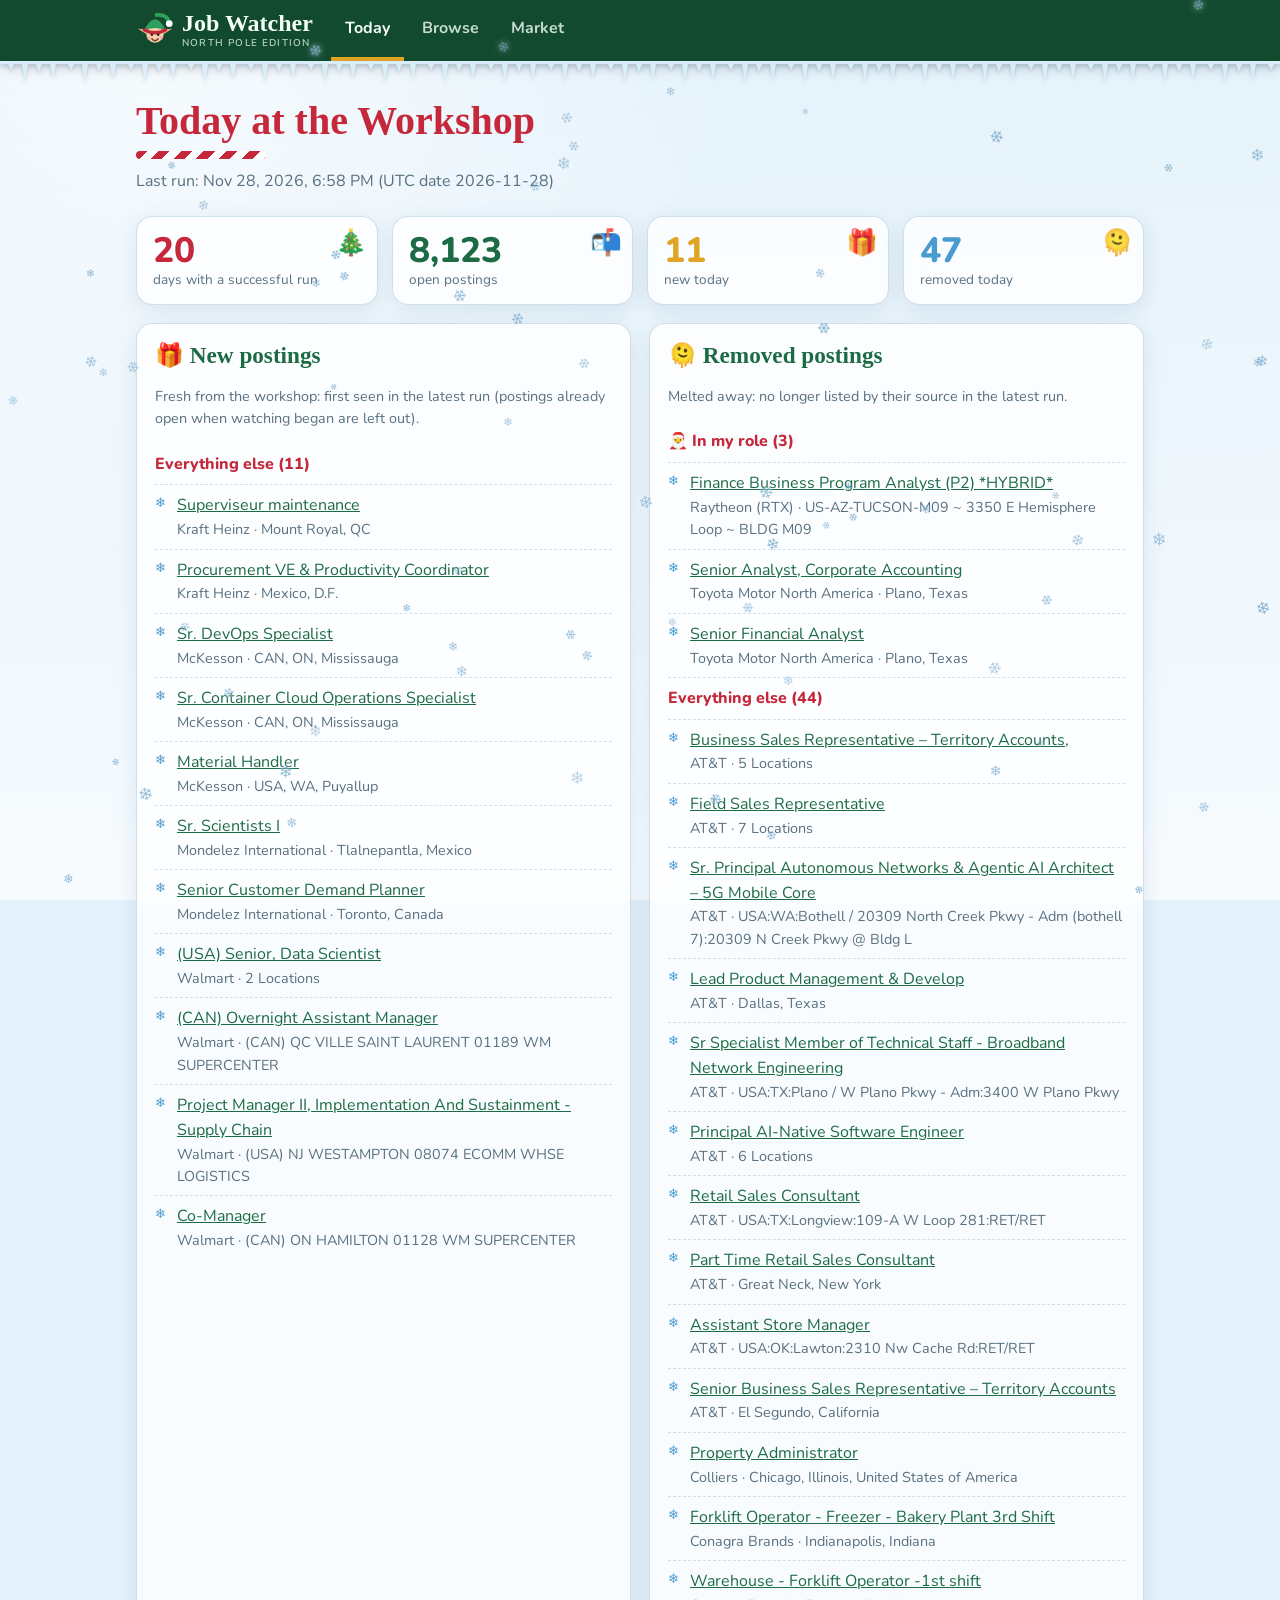
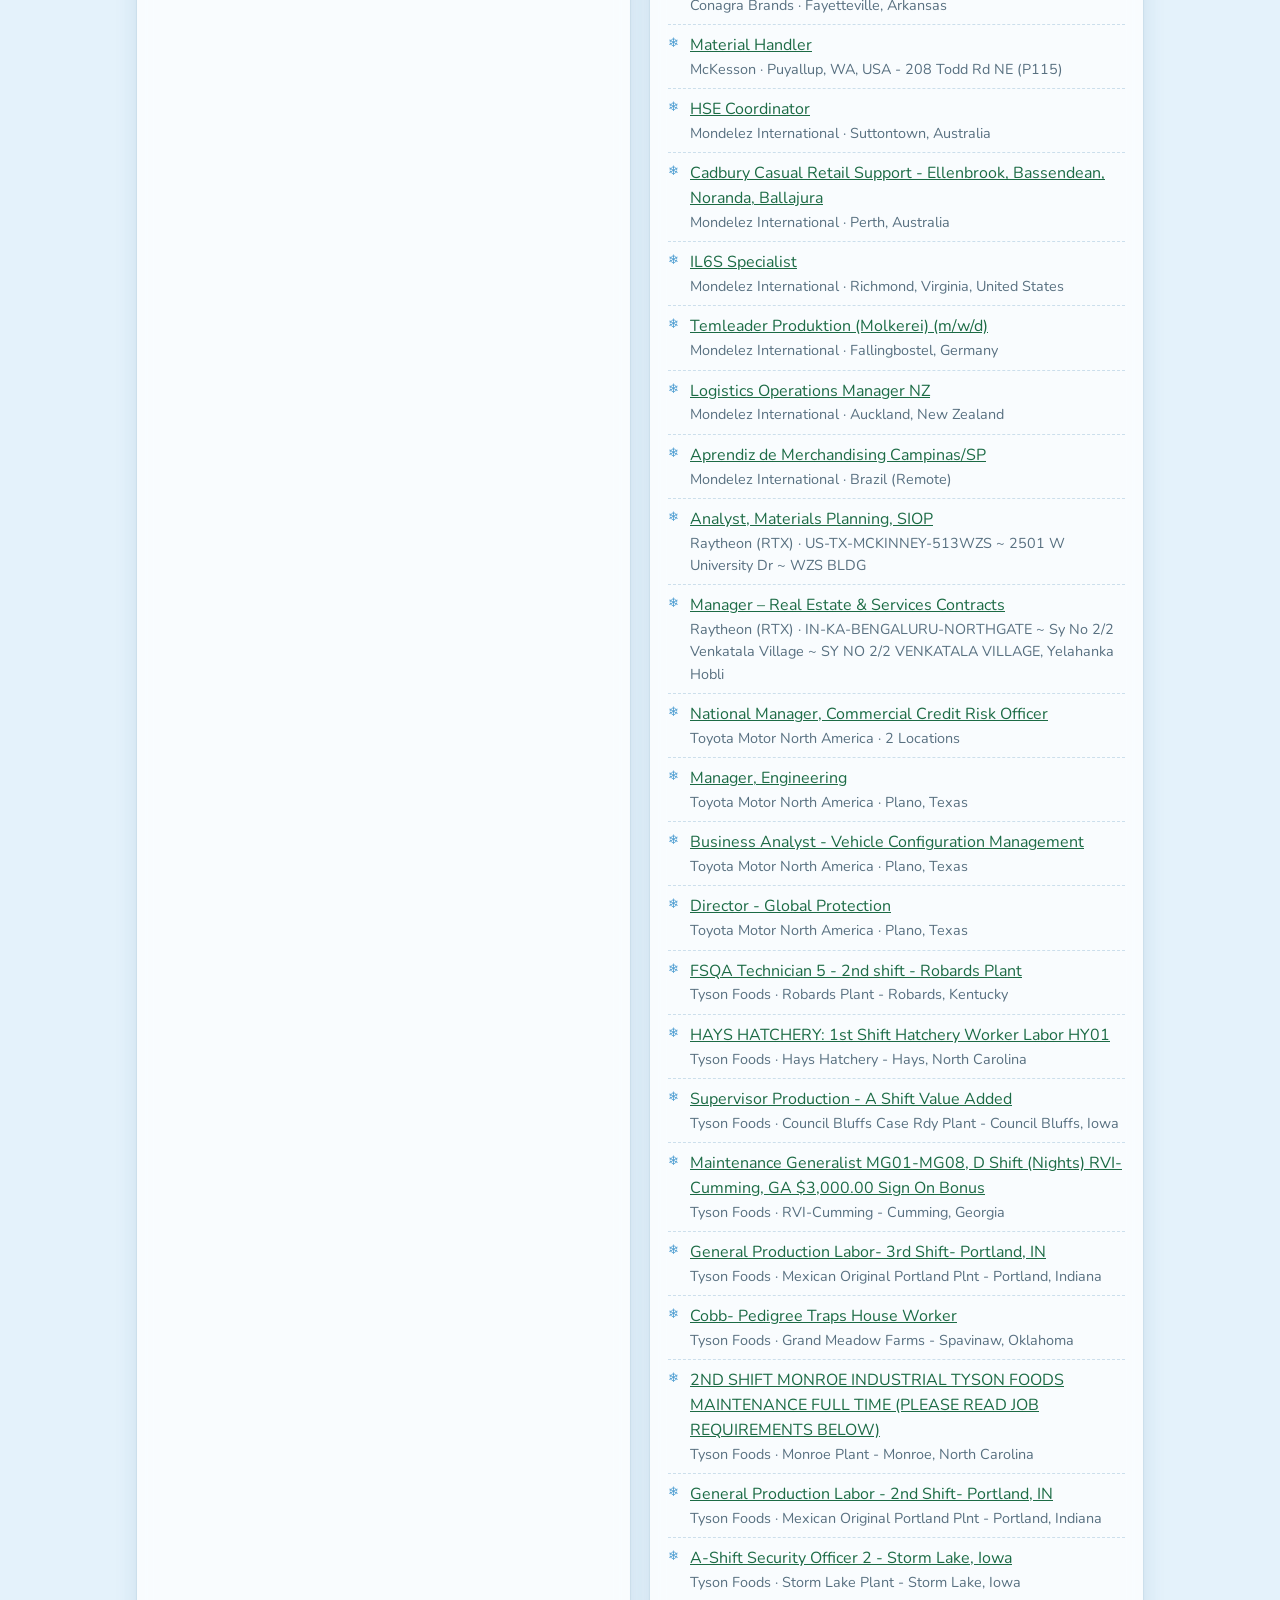
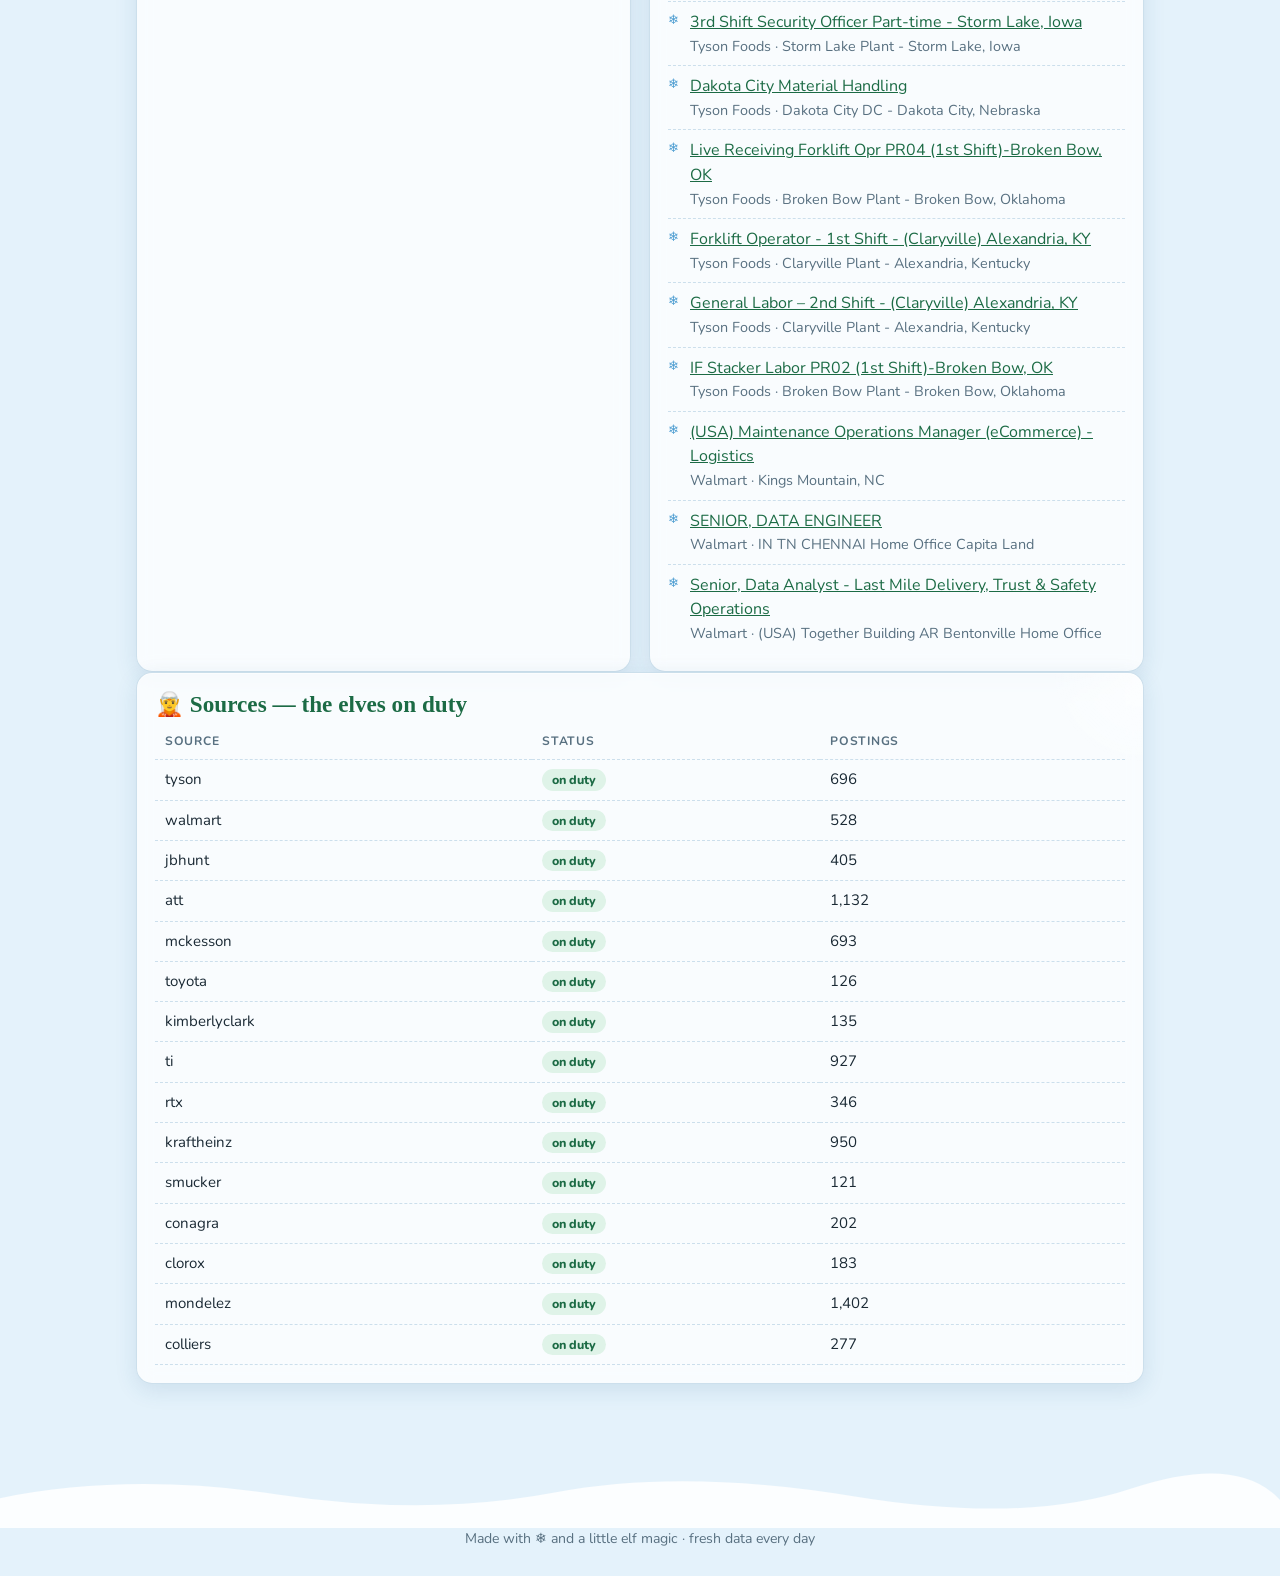
<file: index.html>
<!doctype html>
<html lang="en">
<head>
<meta charset="utf-8">
<meta name="viewport" content="width=device-width, initial-scale=1">
<title>Today · Job Watcher</title>
<meta name="description" content="What changed in the latest daily run.">
<meta name="theme-color" content="#124a30">
<link rel="manifest" href="manifest.webmanifest">
<link rel="icon" href="icon-192.png">
<link rel="apple-touch-icon" href="icon-192.png">
<link rel="stylesheet" href="style.css">
<link rel="preconnect" href="https://fonts.googleapis.com">
<link rel="preconnect" href="https://fonts.gstatic.com" crossorigin>
<link href="https://fonts.googleapis.com/css2?family=Mountains+of+Christmas:wght@700&family=Nunito:wght@400;600;700;800&display=swap" rel="stylesheet">
<script>try{if(sessionStorage.getItem("jw.frost"))document.documentElement.classList.add("frosted")}catch(e){}</script>

</head>
<body>
<main>
  <h1 data-sleigh>Today at the Workshop</h1>
  <p class="sub" id="last-run">Loading…</p>
  <div class="stats" id="stats"></div>
  <div class="cols">
    <section class="card"><h2>🎁 New postings</h2><p class="muted">Fresh from the workshop: first seen in the latest run (postings already open when watching began are left out).</p><ul class="plain" id="new"></ul></section>
    <section class="card"><h2>🫠 Removed postings</h2><p class="muted">Melted away: no longer listed by their source in the latest run.</p><ul class="plain" id="removed"></ul></section>
  </div>
  <section class="card"><h2>🧝 Sources — the elves on duty</h2><table><thead><tr><th>Source</th><th>Status</th><th>Postings</th></tr></thead><tbody id="sources"></tbody></table></section>
</main>
<script src="app.js"></script>
<script src="today.js"></script>
<script src="theme.js"></script>
</body>
</html>
</file>
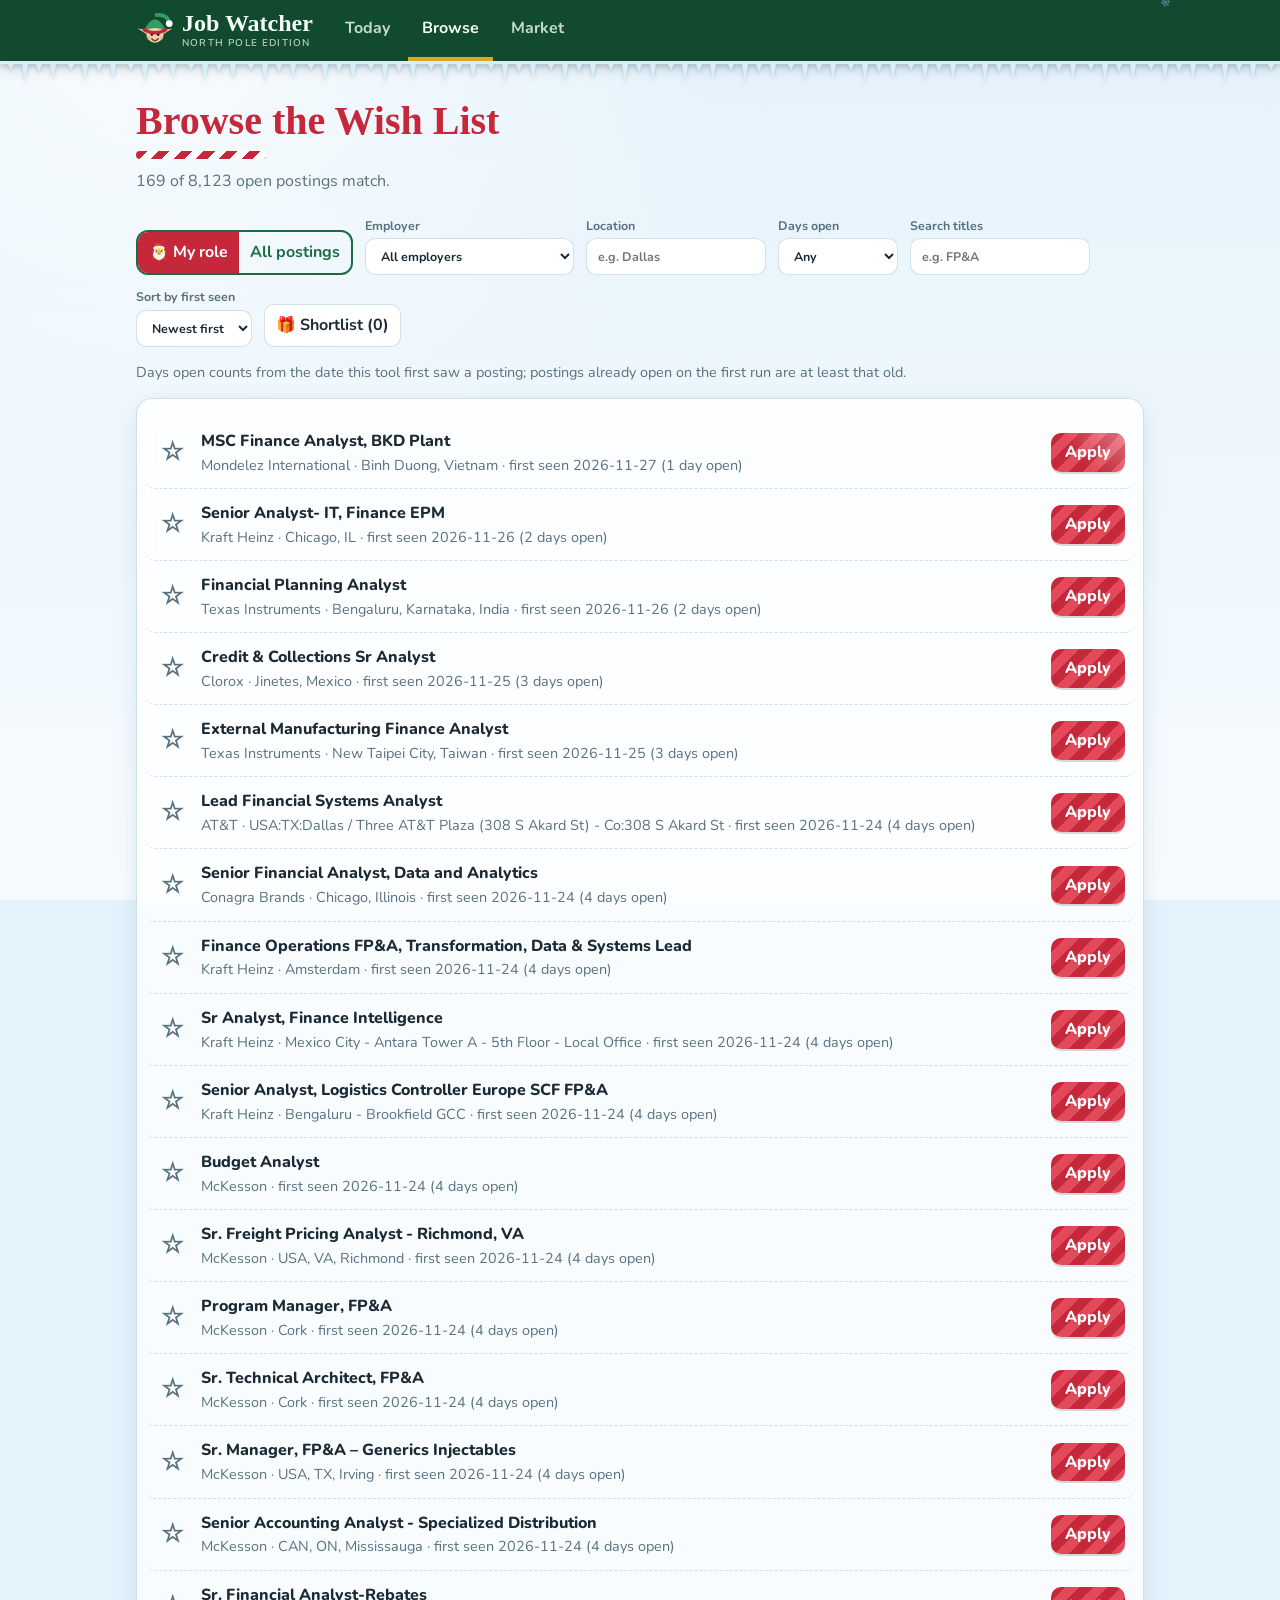
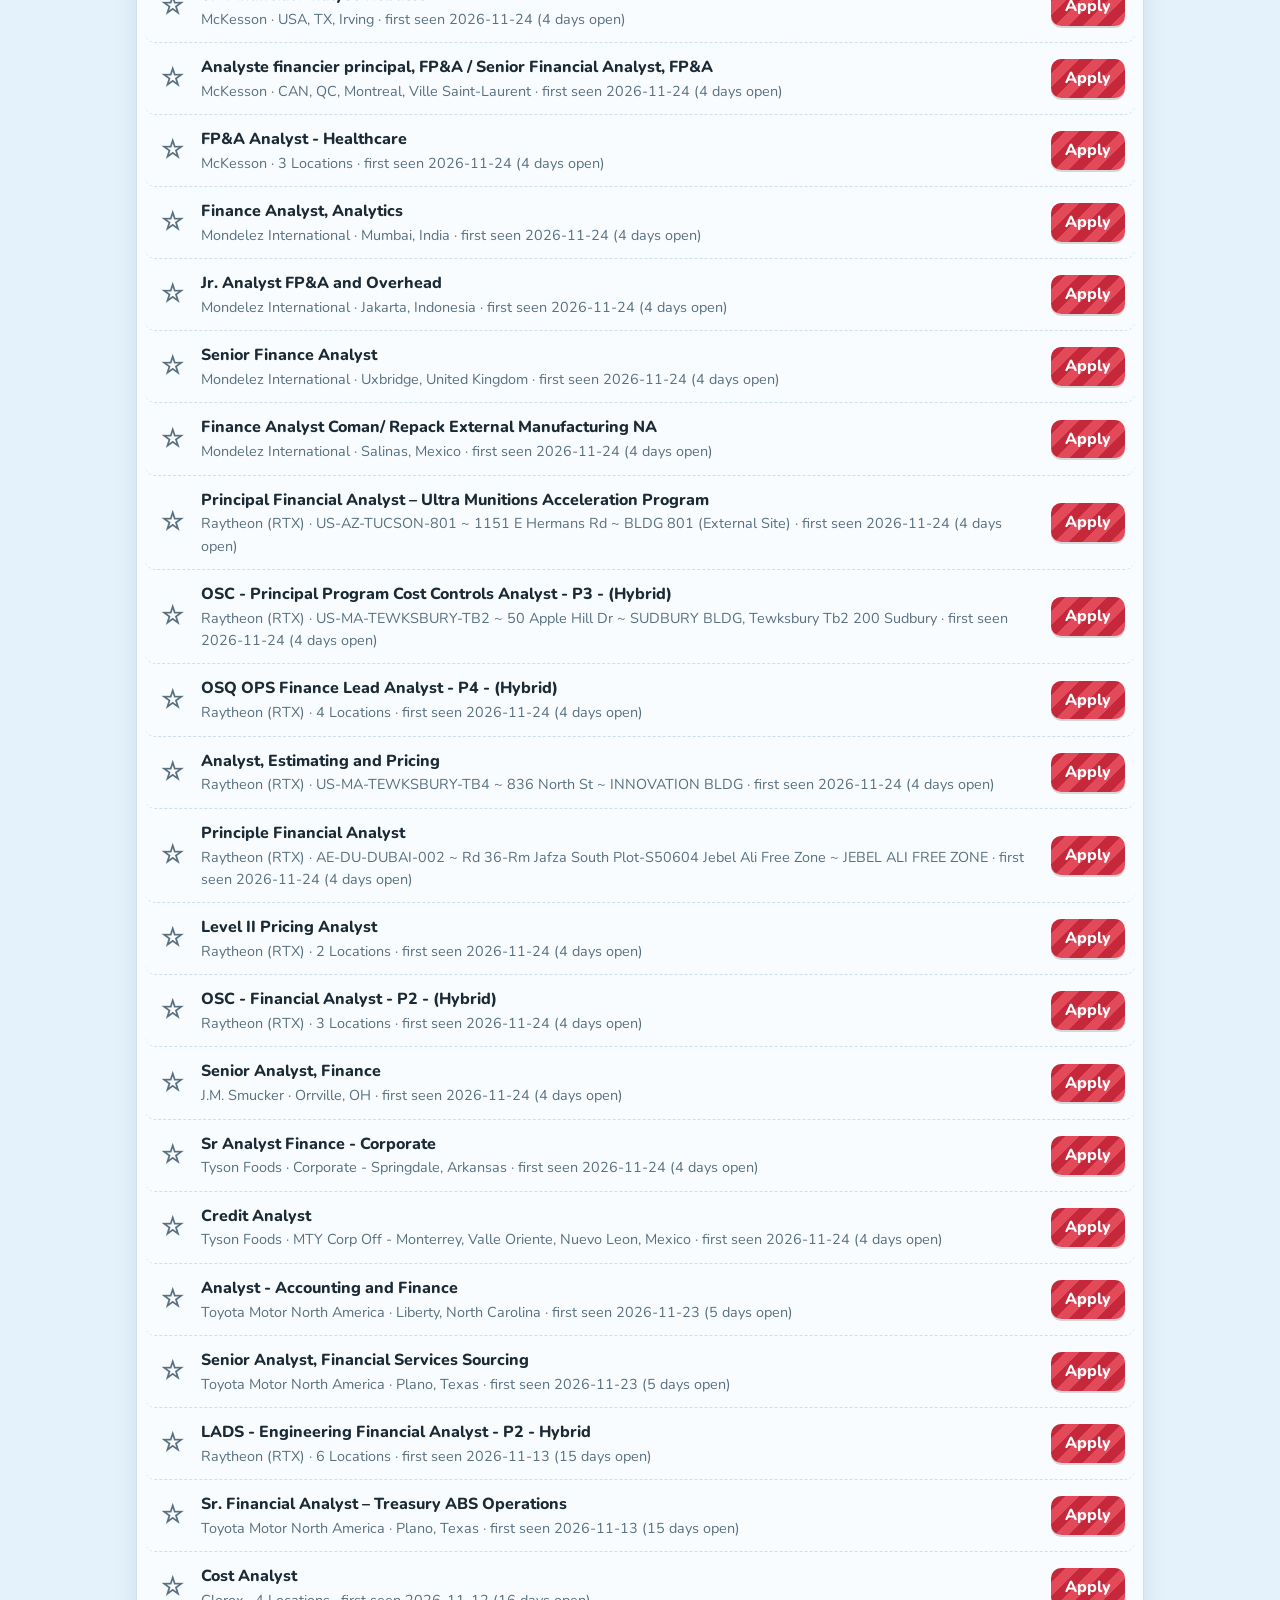
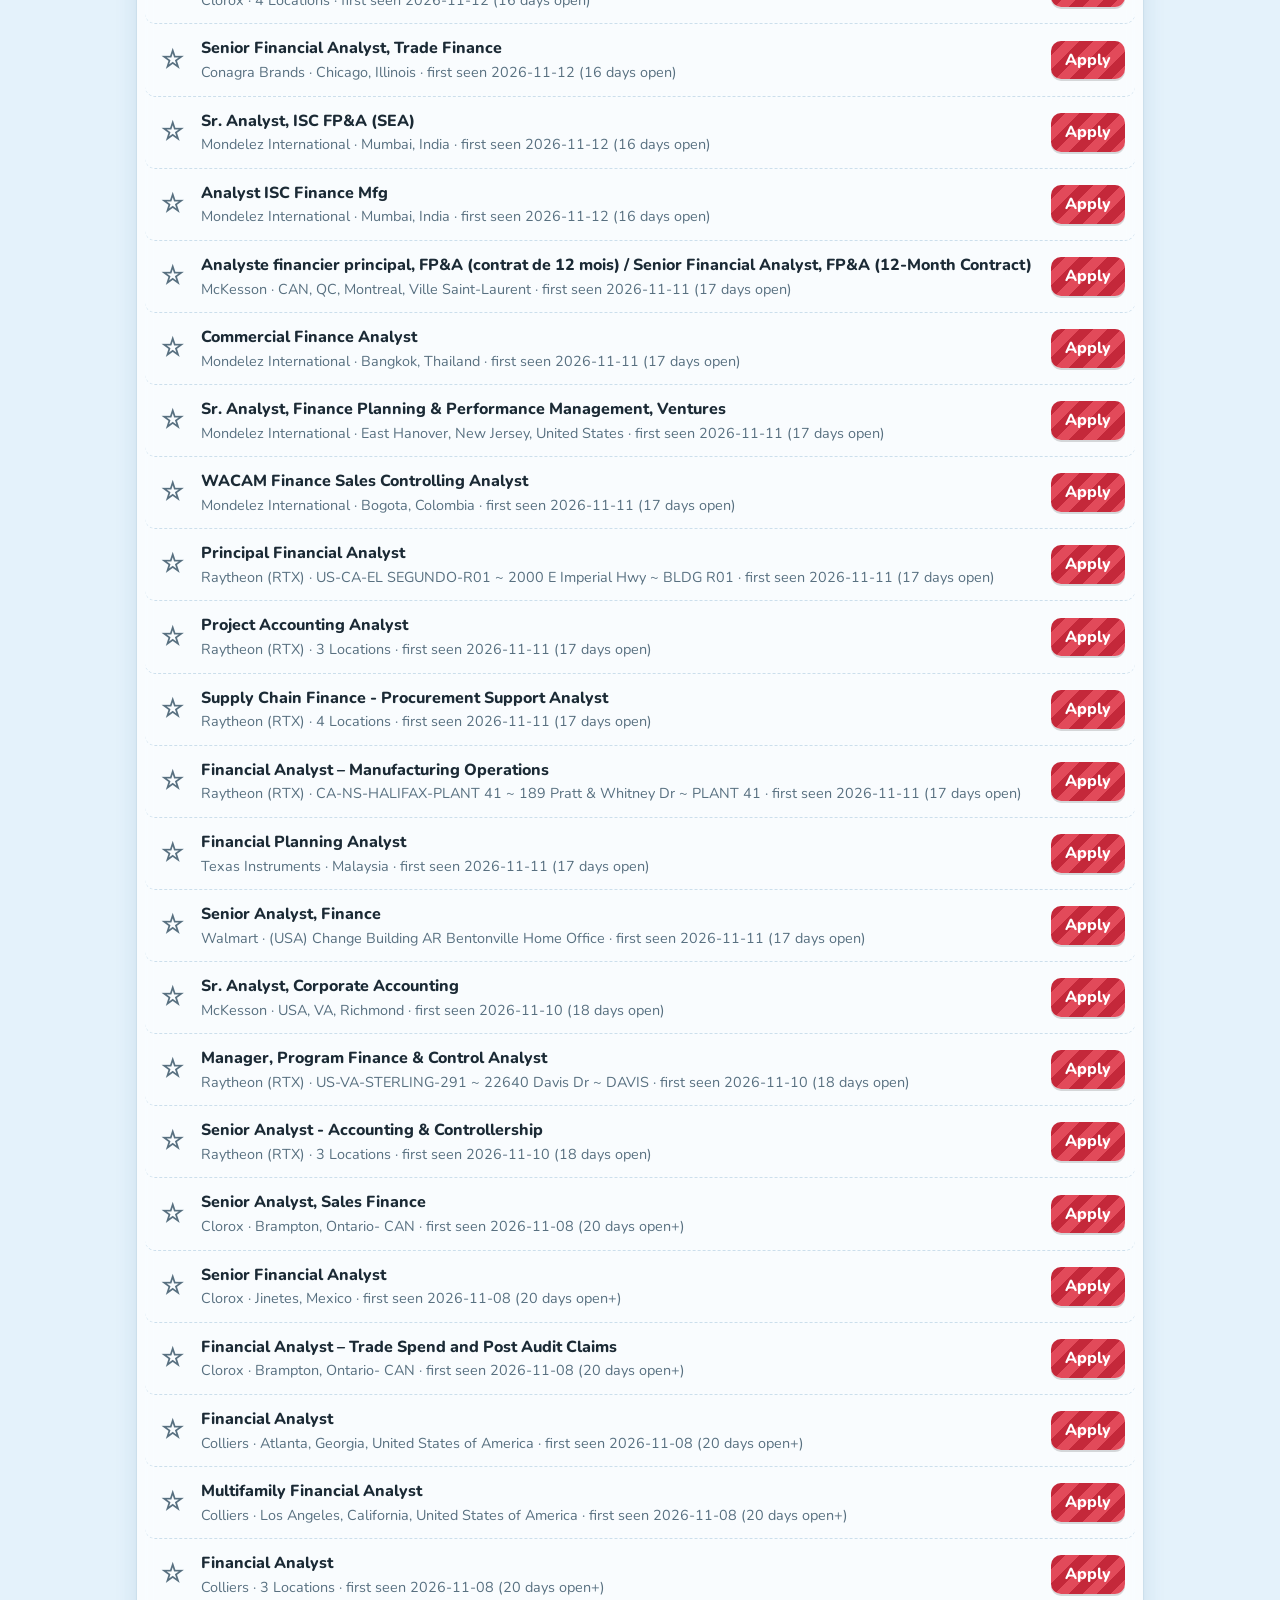
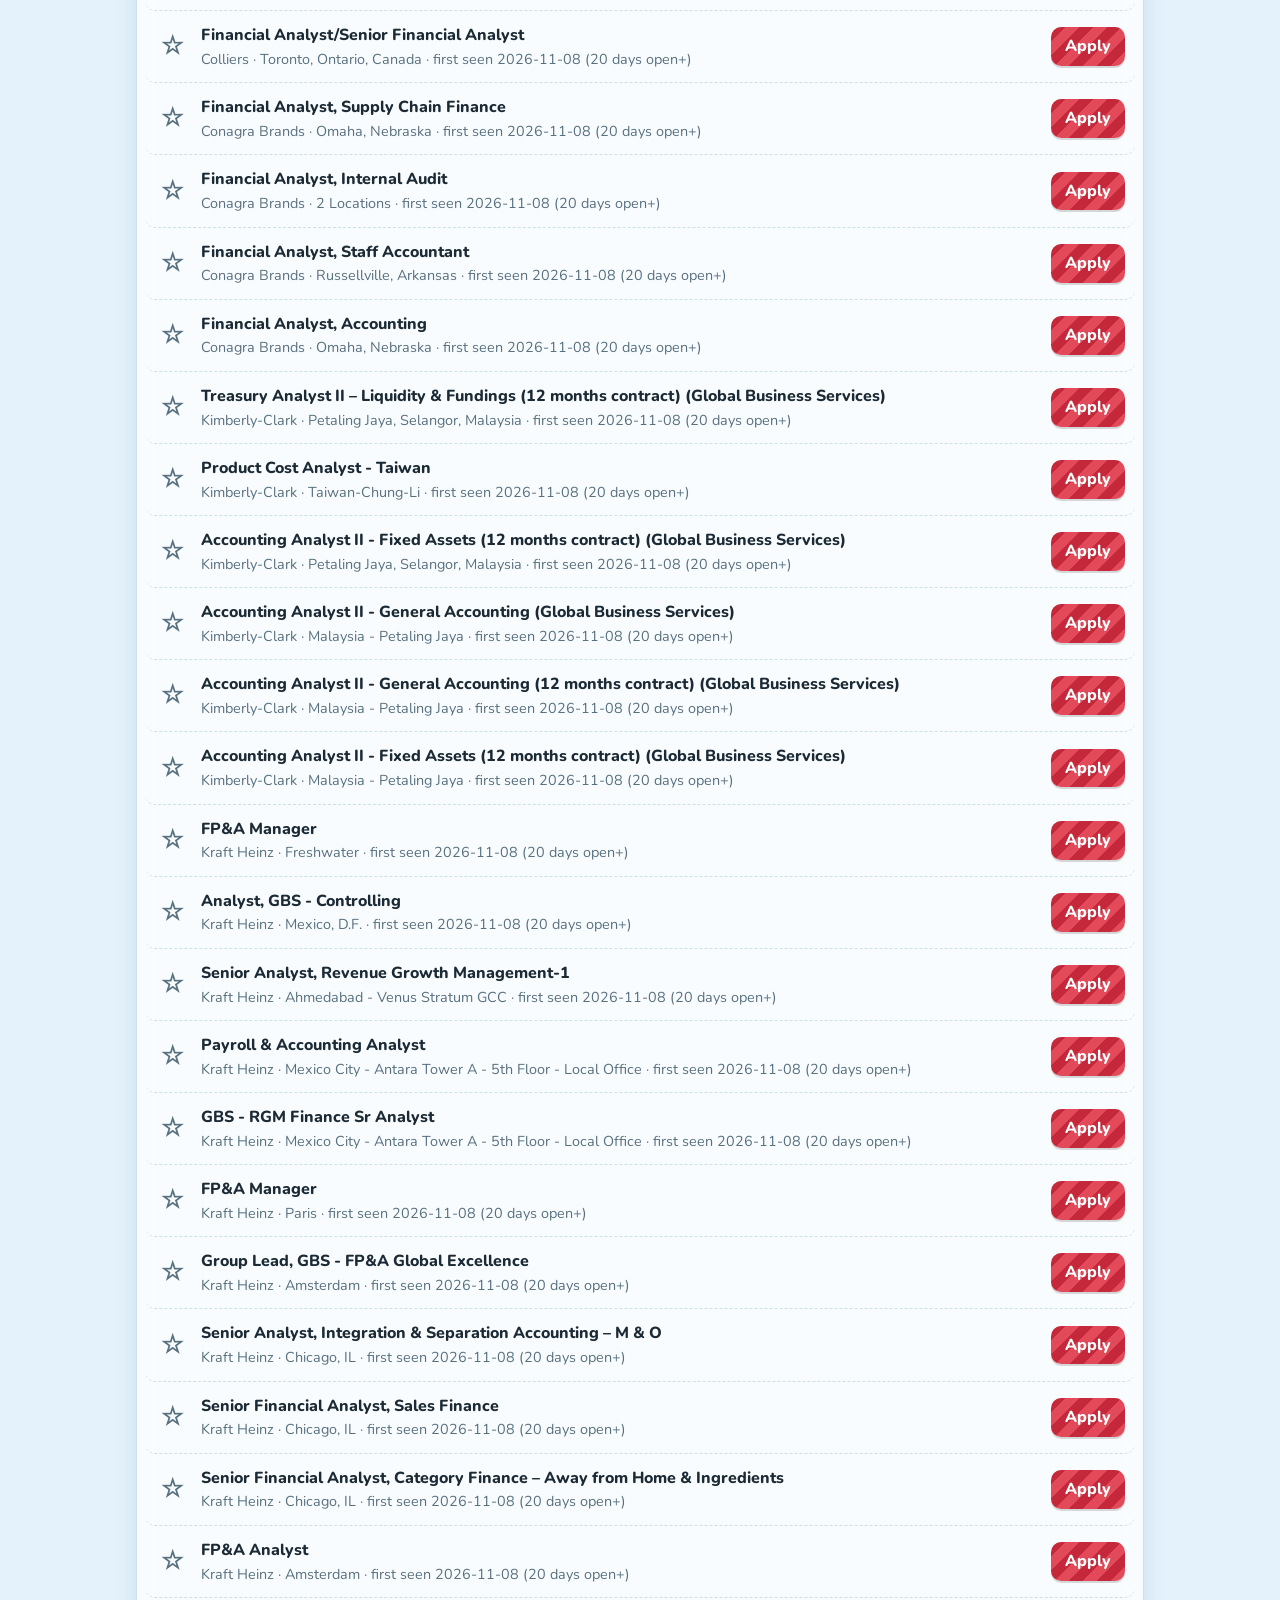
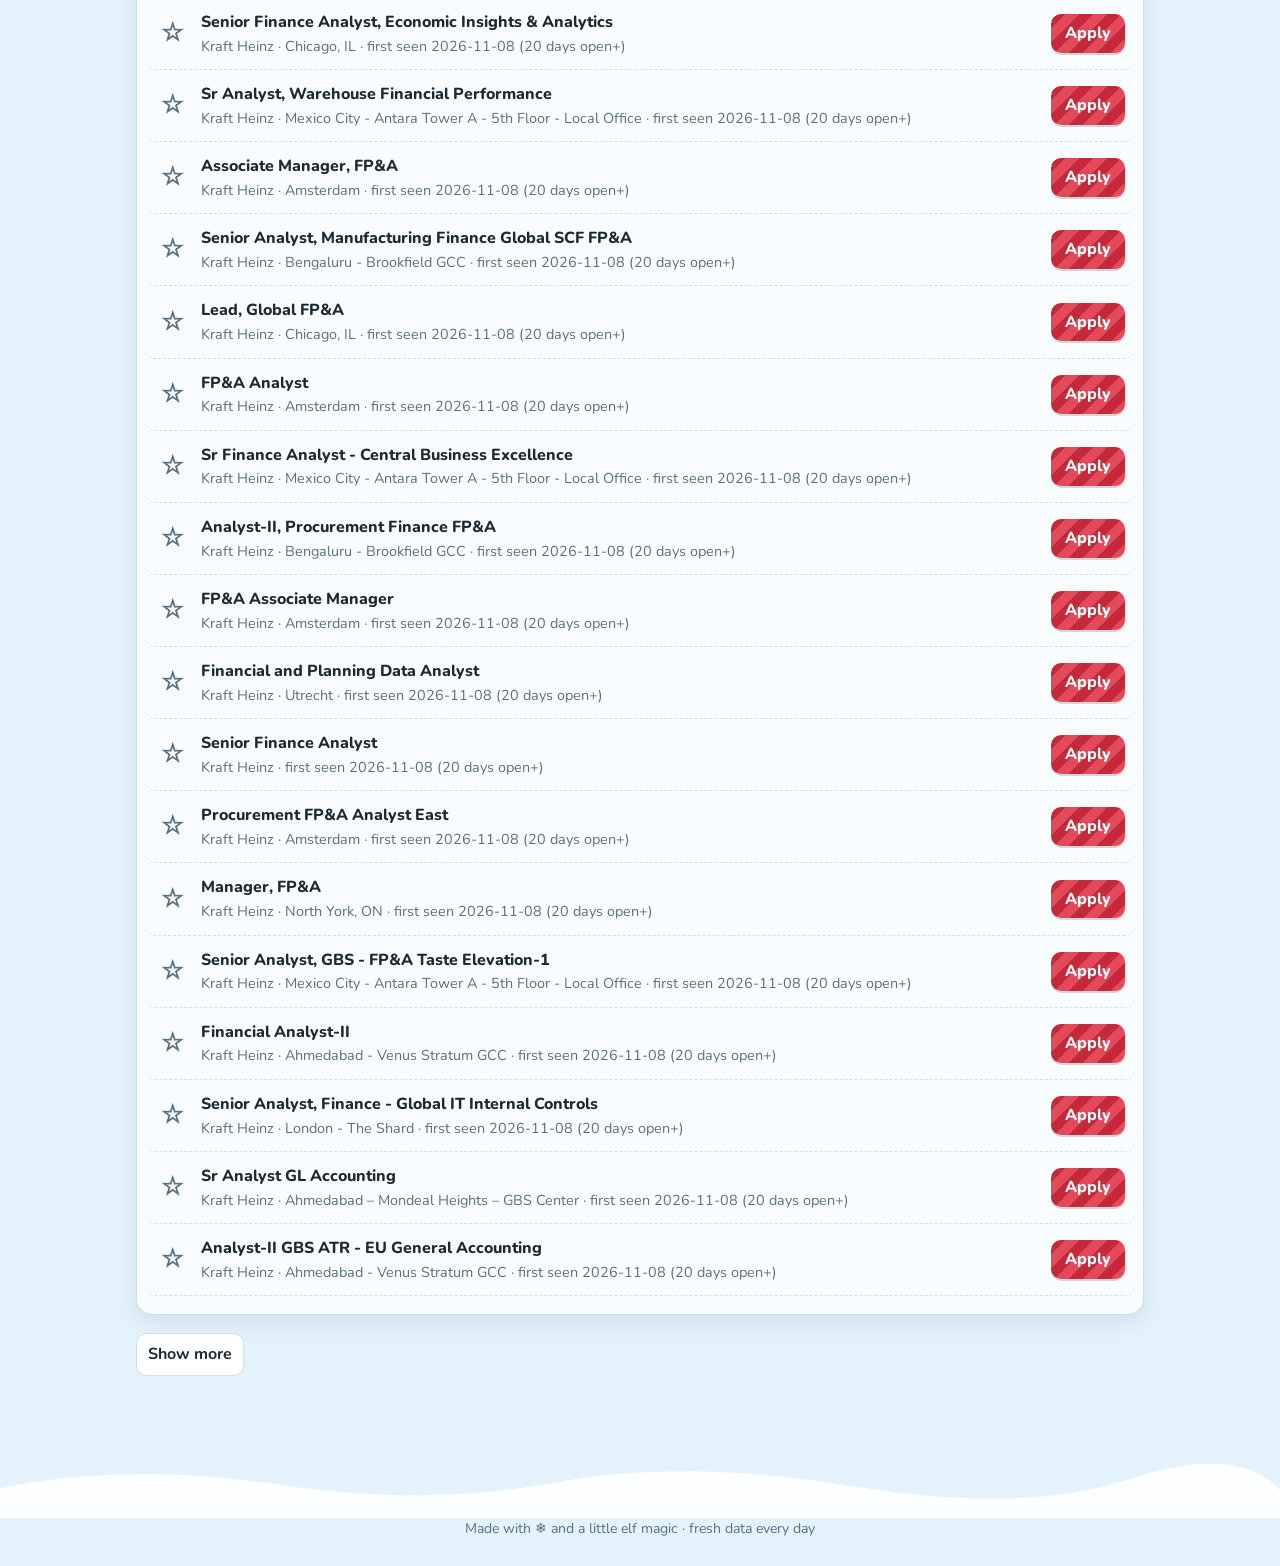
<file: browse.html>
<!doctype html>
<html lang="en">
<head>
<meta charset="utf-8">
<meta name="viewport" content="width=device-width, initial-scale=1">
<title>Browse · Job Watcher</title>
<meta name="description" content="Search and filter open postings; star the ones you want to keep.">
<meta name="theme-color" content="#124a30">
<link rel="manifest" href="manifest.webmanifest">
<link rel="icon" href="icon-192.png">
<link rel="apple-touch-icon" href="icon-192.png">
<link rel="stylesheet" href="style.css">
<link rel="preconnect" href="https://fonts.googleapis.com">
<link rel="preconnect" href="https://fonts.gstatic.com" crossorigin>
<link href="https://fonts.googleapis.com/css2?family=Mountains+of+Christmas:wght@700&family=Nunito:wght@400;600;700;800&display=swap" rel="stylesheet">
<script>try{if(sessionStorage.getItem("jw.frost"))document.documentElement.classList.add("frosted")}catch(e){}</script>

</head>
<body>
<main>
  <h1 data-sleigh>Browse the Wish List</h1>
  <p class="sub" id="summary">Loading…</p>
  <div class="controls">
    <div class="seg" role="group" aria-label="Which postings">
      <button id="scope-role" aria-pressed="true">🎅 My role</button>
      <button id="scope-all" aria-pressed="false">All postings</button>
    </div>
    <label>Employer<select id="employer"><option value="">All employers</option></select></label>
    <label>Location<input id="location" list="locations" placeholder="e.g. Dallas"><datalist id="locations"></datalist></label>
    <label>Days open<select id="days">
      <option value="">Any</option><option value="7">7 or fewer</option><option value="14">14 or fewer</option>
      <option value="30">30 or fewer</option><option value="31+">More than 30</option></select></label>
    <label>Search titles<input id="q" type="search" placeholder="e.g. FP&amp;A"></label>
    <label>Sort by first seen<select id="sort"><option value="new">Newest first</option><option value="old">Oldest first</option></select></label>
    <button id="shortlist-only" aria-pressed="false">🎁 Shortlist (<span id="shortlist-count">0</span>)</button>
  </div>
  <p class="muted" id="note"></p>
  <section class="card" id="results"></section>
  <p><button id="more" hidden>Show more</button></p>
</main>
<script src="app.js"></script>
<script src="browse.js"></script>
<script src="theme.js"></script>
</body>
</html>
</file>
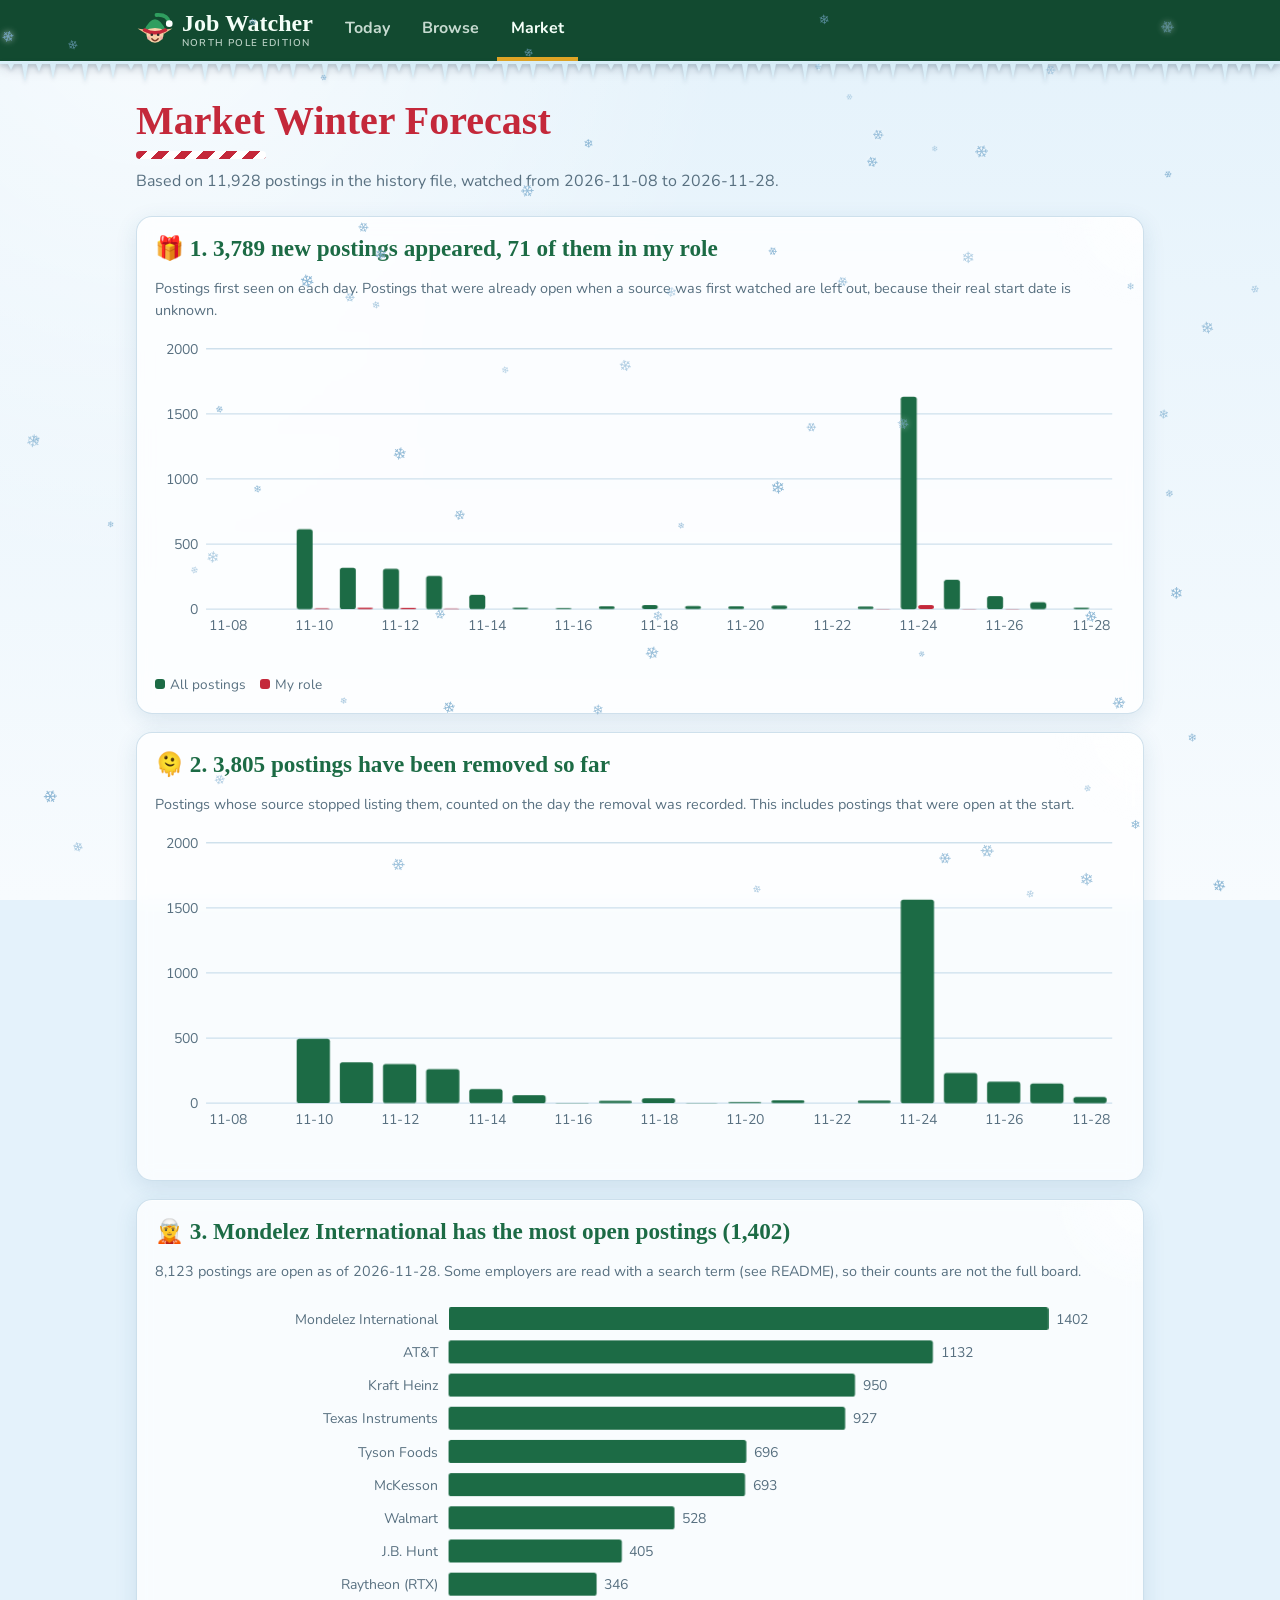
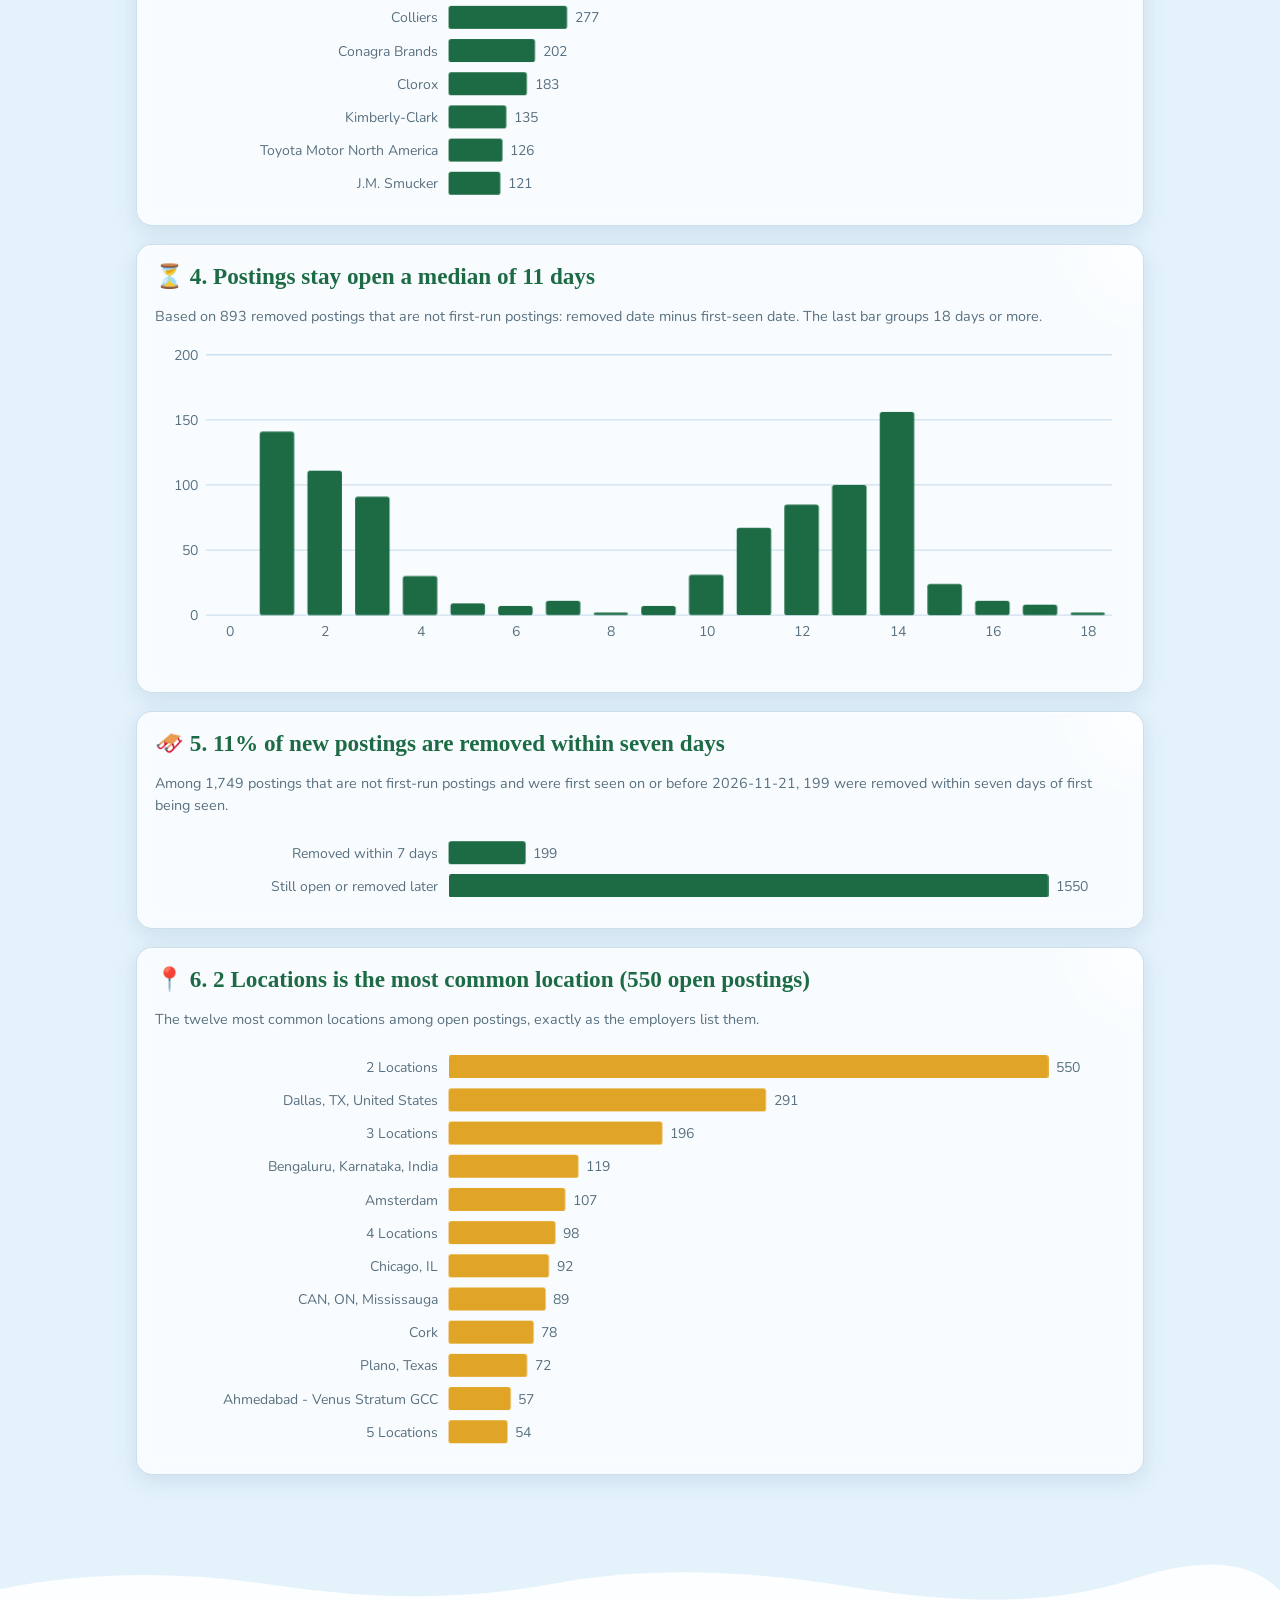
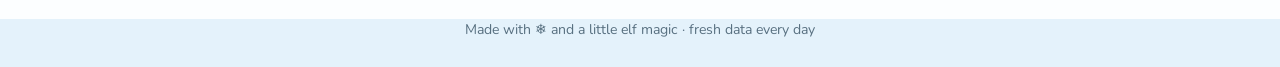
<file: market.html>
<!doctype html>
<html lang="en">
<head>
<meta charset="utf-8">
<meta name="viewport" content="width=device-width, initial-scale=1">
<title>Market · Job Watcher</title>
<meta name="description" content="What the history says about hiring at the watched employers.">
<meta name="theme-color" content="#124a30">
<link rel="manifest" href="manifest.webmanifest">
<link rel="icon" href="icon-192.png">
<link rel="apple-touch-icon" href="icon-192.png">
<link rel="stylesheet" href="style.css">
<link rel="preconnect" href="https://fonts.googleapis.com">
<link rel="preconnect" href="https://fonts.gstatic.com" crossorigin>
<link href="https://fonts.googleapis.com/css2?family=Mountains+of+Christmas:wght@700&family=Nunito:wght@400;600;700;800&display=swap" rel="stylesheet">
<script>try{if(sessionStorage.getItem("jw.frost"))document.documentElement.classList.add("frosted")}catch(e){}</script>

</head>
<body>
<main>
  <h1 data-sleigh>Market Winter Forecast</h1>
  <p class="sub" id="asof">Loading…</p>
  <div id="sections"></div>
</main>
<script src="app.js"></script>
<script src="charts.js"></script>
<script src="market.js"></script>
<script src="theme.js"></script>
</body>
</html>
</file>
<file: style.css>
/* North Pole theme: shared by all three pages. */
:root {
  --bg-1: #e4f2fb; --bg-2: #f7fbfe;
  --surface: rgba(255, 255, 255, .78); --surface-solid: #ffffff;
  --text: #1b2a35; --muted: #587080; --line: rgba(120, 170, 200, .35);
  --pine: #1c6b45; --pine-dark: #124a30; --berry: #c4283a; --gold: #e0a526;
  --accent: var(--pine); --accent-ink: #ffffff; --accent-soft: #dff3e8;
  --warn: #b3261e; --warn-soft: #fde7e4; --star: #e0a526;
  --nav-bg: #124a30; --nav-text: #f4fff8; --flake: rgba(120, 170, 205, .9);
  --c1: #1c6b45; --c2: #c4283a; --c3: #e0a526; --c4: #4a9bd0;
  --frost-bg:
    url("data:image/svg+xml;utf8,<svg xmlns='http://www.w3.org/2000/svg' width='260' height='260'><filter id='f'><feTurbulence type='fractalNoise' baseFrequency='.85' numOctaves='3' seed='4'/><feColorMatrix values='0 0 0 0 1  0 0 0 0 1  0 0 0 0 1  0 0 0 1.1 -.35'/></filter><rect width='100%' height='100%' filter='url(%23f)'/></svg>"),
    radial-gradient(ellipse at 25% 15%, rgba(255,255,255,.95), transparent 45%),
    linear-gradient(160deg, #d6eefa, #a9d8f0 50%, #e3f4fc);
  --head: "Mountains of Christmas", "Trebuchet MS", Georgia, serif;
  --font: "Nunito", -apple-system, BlinkMacSystemFont, "Segoe UI", Roboto, Arial, sans-serif;
}
@media (prefers-color-scheme: dark) {
  :root {
    --bg-1: #091626; --bg-2: #123350;
    --surface: rgba(18, 42, 66, .72); --surface-solid: #14304a;
    --text: #e9f5fc; --muted: #93b2c6; --line: rgba(130, 190, 225, .25);
    --pine: #5fd49c; --berry: #ff6f7f; --gold: #ffd166;
    --accent: #5fd49c; --accent-ink: #062116; --accent-soft: #17402f;
    --warn: #ff8e83; --warn-soft: #43201f; --star: #ffd166;
    --nav-bg: #0b2a3f; --nav-text: #e9f5fc; --flake: rgba(255, 255, 255, .92);
    --c1: #5fd49c; --c2: #ff6f7f; --c3: #ffd166; --c4: #7cc4f0;
    --frost-bg:
      url("data:image/svg+xml;utf8,<svg xmlns='http://www.w3.org/2000/svg' width='260' height='260'><filter id='f'><feTurbulence type='fractalNoise' baseFrequency='.85' numOctaves='3' seed='4'/><feColorMatrix values='0 0 0 0 .8  0 0 0 0 .93  0 0 0 0 1  0 0 0 1.1 -.35'/></filter><rect width='100%' height='100%' filter='url(%23f)'/></svg>"),
      radial-gradient(ellipse at 25% 15%, rgba(190,230,255,.55), transparent 45%),
      linear-gradient(160deg, #1d4a6c, #2f6f98 50%, #17405e);
  }
}
* { box-sizing: border-box; }
html { background: var(--bg-1); }
body {
  margin: 0; color: var(--text); font: 16px/1.55 var(--font); min-height: 100vh;
  background:
    radial-gradient(circle at 12% 0%, rgba(255,255,255,.7), transparent 40%),
    linear-gradient(180deg, var(--bg-1), var(--bg-2));
  background-attachment: fixed;
}
a { color: var(--accent); }

/* ---------- navigation with icicles ---------- */
.nav { background: var(--nav-bg); position: sticky; top: 0; z-index: 20; box-shadow: 0 4px 14px rgba(10, 40, 60, .25); }
.nav::after {
  content: ""; position: absolute; left: 0; right: 0; top: 100%; height: 22px; pointer-events: none;
  background: url("data:image/svg+xml;utf8,<svg xmlns='http://www.w3.org/2000/svg' width='60' height='22' viewBox='0 0 60 22'><path d='M0 0H60V3 L56 3 L53 18 L50 3 L42 3 L39 11 L36 3 L28 3 L25 21 L22 3 L14 3 L11 9 L8 3 L0 3Z' fill='%23d9f0fb' fill-opacity='.92'/></svg>") repeat-x top left / 60px 22px;
  filter: drop-shadow(0 2px 2px rgba(0, 30, 60, .2));
}
.nav-inner { max-width: 1040px; margin: 0 auto; padding: 0 16px; display: flex; align-items: center; gap: 4px; flex-wrap: wrap; }
.brand { display: flex; align-items: center; gap: 8px; font: 700 1.5rem/1 var(--head); margin-right: 14px; padding: 8px 0; color: var(--nav-text); text-decoration: none; }
.brand svg { width: 38px; height: 38px; transition: transform .3s; }
.brand:hover svg { transform: rotate(-10deg) scale(1.12); }
.brand small { display: block; font: 600 .62rem/1.1 var(--font); letter-spacing: .12em; text-transform: uppercase; opacity: .75; margin-top: 3px; }
.nav a.link { padding: 16px 14px; color: var(--nav-text); opacity: .8; text-decoration: none; font-weight: 700; border-bottom: 4px solid transparent; transition: opacity .2s, border-color .2s; }
.nav a.link:hover { opacity: 1; border-bottom-color: rgba(255, 255, 255, .5); }
.nav a.link[aria-current="page"] { opacity: 1; border-bottom-color: var(--gold); }

main { max-width: 1040px; margin: 0 auto; padding: 38px 16px 40px; position: relative; }
h1 { font: 700 2.5rem/1.1 var(--head); margin: 0 0 4px; color: var(--berry); }
h1::after { content: ""; display: block; width: 130px; height: 8px; margin-top: 8px; border-radius: 4px;
  background: repeating-linear-gradient(135deg, var(--berry) 0 8px, #fff 8px 16px); }
h2 { font: 700 1.45rem/1.2 var(--head); margin: 0 0 6px; color: var(--pine); }
.sub { color: var(--muted); margin: 10px 0 22px; }
.muted { color: var(--muted); font-size: .9rem; }
.empty { color: var(--muted); font-style: italic; }

/* ---------- frosted-glass cards ---------- */
.card, .stat {
  position: relative; background: var(--surface); border: 1px solid var(--line); border-radius: 16px; padding: 18px;
  margin-bottom: 18px; backdrop-filter: blur(8px); -webkit-backdrop-filter: blur(8px);
  box-shadow: 0 6px 22px rgba(30, 90, 130, .12), inset 0 1px 0 rgba(255, 255, 255, .5);
  transition: transform .25s, box-shadow .25s;
}
.card::before { content: ""; position: absolute; top: 0; right: 0; width: 90px; height: 90px; border-radius: 0 16px 0 0; pointer-events: none;
  background: radial-gradient(circle at 100% 0, rgba(255, 255, 255, .85), transparent 70%); opacity: .7; }
.card:hover, .stat:hover { transform: translateY(-3px); box-shadow: 0 12px 30px rgba(30, 90, 130, .2), 0 0 0 1px rgba(190, 230, 250, .8); }
.stats { display: grid; grid-template-columns: repeat(auto-fit, minmax(160px, 1fr)); gap: 14px; margin-bottom: 18px; }
.stat { margin: 0; padding: 14px 16px; overflow: hidden; }
.stat .ico { position: absolute; right: 10px; top: 6px; font-size: 1.6rem; opacity: .9; }
.stat .n { font: 800 2.2rem/1.1 var(--font); color: var(--berry); }
.stat:nth-child(2) .n { color: var(--pine); } .stat:nth-child(3) .n { color: var(--gold); } .stat:nth-child(4) .n { color: var(--c4); }
.stat .l { color: var(--muted); font-size: .85rem; }

table { width: 100%; border-collapse: collapse; font-size: .94rem; }
th, td { text-align: left; padding: 8px 10px; border-bottom: 1px dashed var(--line); vertical-align: top; }
th { color: var(--muted); font-size: .76rem; text-transform: uppercase; letter-spacing: .06em; }
.pill { display: inline-block; padding: 1px 10px; border-radius: 99px; font-size: .78rem; font-weight: 800; }
.pill.ok { background: var(--accent-soft); color: var(--accent); }
.pill.bad { background: var(--warn-soft); color: var(--warn); }
.cols { display: grid; grid-template-columns: 1fr 1fr; gap: 18px; }
.cols .card { margin: 0; }
@media (max-width: 720px) { .cols { grid-template-columns: 1fr; } .cols .card { margin-bottom: 18px; } h1 { font-size: 2rem; } }
ul.plain { list-style: none; margin: 0; padding: 0; }
ul.plain li { padding: 8px 0 8px 22px; border-bottom: 1px dashed var(--line); position: relative; }
ul.plain li::before { content: "❄"; position: absolute; left: 0; top: 9px; font-size: .8rem; color: var(--c4); }
ul.plain li.head::before, ul.plain li.empty::before { content: ""; }
ul.plain li.head { padding-left: 0; font-weight: 800; color: var(--berry); }
ul.plain li:last-child { border-bottom: 0; }

/* ---------- controls ---------- */
.controls { display: flex; flex-wrap: wrap; gap: 12px; align-items: end; margin-bottom: 14px; }
.controls label { display: flex; flex-direction: column; font-size: .78rem; font-weight: 700; color: var(--muted); gap: 3px; }
input, select, button { font: inherit; color: var(--text); background: var(--surface-solid); border: 1px solid var(--line); border-radius: 10px; padding: 8px 11px; }
input:focus, select:focus, button:focus-visible, a:focus-visible { outline: 3px solid var(--c4); outline-offset: 1px; }
button { cursor: pointer; font-weight: 700; transition: transform .15s, background .2s; }
button:hover { transform: translateY(-1px); }
.seg { display: inline-flex; border: 2px solid var(--pine); border-radius: 12px; overflow: hidden; }
.seg button { border: 0; border-radius: 0; background: transparent; color: var(--pine); }
.seg button[aria-pressed="true"] { background: var(--berry); color: #fff; }
#shortlist-only[aria-pressed="true"] { background: var(--gold); color: #3a2a00; border-color: var(--gold); }

/* ---------- postings ---------- */
.job { display: grid; grid-template-columns: auto 1fr auto; gap: 12px; align-items: center; padding: 12px 10px; margin: 0 -10px;
  border-bottom: 1px dashed var(--line); border-radius: 10px; transition: background .2s, box-shadow .2s; }
.job:hover { background: linear-gradient(90deg, rgba(190, 230, 250, .35), transparent); box-shadow: inset 4px 0 0 var(--berry); }
.job .t { font-weight: 800; }
.star { border: 0; background: none; font-size: 1.55rem; line-height: 1; padding: 2px 6px; color: var(--muted); }
.star:hover { color: var(--gold); transform: scale(1.2) rotate(10deg); }
.star[aria-pressed="true"] { color: var(--star); text-shadow: 0 0 10px var(--gold); animation: pop .5s; }
@keyframes pop { 0% { transform: scale(.4) rotate(-40deg); } 60% { transform: scale(1.4) rotate(15deg); } 100% { transform: scale(1); } }
.apply { text-decoration: none; border-radius: 10px; padding: 7px 14px; font-weight: 800; white-space: nowrap; color: #fff;
  background: repeating-linear-gradient(135deg, var(--berry) 0 10px, #e24a5a 10px 20px); box-shadow: 0 2px 0 rgba(0, 0, 0, .15); transition: transform .15s; }
.apply:hover { transform: translateY(-2px) rotate(-1.5deg); }

/* ---------- charts ---------- */
.chart { width: 100%; overflow-x: auto; }
.chart svg { display: block; width: 100%; height: auto; }
.chart text { fill: var(--muted); font: 11px var(--font); }
.chart rect { transform-box: fill-box; transform-origin: 50% 100%; animation: grow .7s cubic-bezier(.2, .8, .3, 1) both; }
@keyframes grow { from { transform: scaleY(.05); opacity: 0; } }
.legend { display: flex; gap: 14px; font-size: .85rem; color: var(--muted); margin-top: 6px; }
.legend i { display: inline-block; width: 10px; height: 10px; border-radius: 3px; margin-right: 5px; }

.offline { background: var(--warn-soft); color: var(--warn); padding: 8px 16px; text-align: center; font-size: .9rem; font-weight: 700; }

/* ---------- elf empty state & footer snow bank ---------- */
.elf-empty { display: flex; align-items: center; gap: 14px; color: var(--muted); font-style: italic; }
.elf-empty svg { width: 54px; height: 54px; flex: none; }
.snowbank { position: relative; margin-top: 30px; padding: 56px 16px 26px; text-align: center; color: var(--muted); font-size: .88rem;
  background: url("data:image/svg+xml;utf8,<svg xmlns='http://www.w3.org/2000/svg' viewBox='0 0 1200 60' preserveAspectRatio='none'><path d='M0 60V28Q120 0 260 24T520 22T800 26T1060 18T1200 30V60Z' fill='white' fill-opacity='.9'/></svg>") no-repeat top / 100% 56px; }
@media (prefers-color-scheme: dark) { .snowbank { background-blend-mode: normal; filter: brightness(.8); } }

/* ---------- canvas snow ---------- */
#snow { position: fixed; inset: 0; width: 100%; height: 100%; pointer-events: none; z-index: 10000; }

/* ---------- Santa's sleigh ---------- */
#sleigh { position: fixed; top: 14vh; left: 0; width: 360px; max-width: 70vw; z-index: 9990; pointer-events: none; transform: translateX(-120%); }
#sleigh.fly { animation: fly 5.5s cubic-bezier(.4, .1, .6, .9) forwards; }
@keyframes fly {
  0% { transform: translate(-120%, 30px) rotate(6deg); }
  35% { transform: translate(35vw, -30px) rotate(-3deg); }
  70% { transform: translate(75vw, 20px) rotate(4deg); }
  100% { transform: translate(115vw, -40px) rotate(-5deg); }
}

/* ---------- freezing over ---------- */
.frost { position: fixed; inset: 0; z-index: 9999; pointer-events: none; background: var(--frost-bg);
  clip-path: circle(0 at var(--x, 50%) var(--y, 50%)); transition: clip-path .75s cubic-bezier(.6, .05, .3, 1);
  display: flex; align-items: center; justify-content: center; flex-direction: column; color: #2b5f80; }
.frost.on { clip-path: circle(150vmax at var(--x, 50%) var(--y, 50%)); }
.frost.instant { transition: none; }
.frost .big { font-size: 5rem; animation: spin 3s linear infinite; text-shadow: 0 0 20px #fff; }
.frost p { font: 700 1.6rem var(--head); margin: 0; text-shadow: 0 0 10px #fff; }
@media (prefers-color-scheme: dark) { .frost { color: #d9f1ff; } }
@keyframes spin { to { transform: rotate(360deg); } }
html.frosted::before { content: ""; position: fixed; inset: 0; z-index: 9998; background: var(--frost-bg); }

/* a card/results area icing over for a moment */
.iced { position: relative; }
.iced::after { content: ""; position: absolute; inset: 0; border-radius: 16px; pointer-events: none; z-index: 5; background: var(--frost-bg);
  animation: iceover 1s ease forwards; }
@keyframes iceover { 0% { clip-path: inset(0 100% 0 0); opacity: 1; } 35% { clip-path: inset(0 0 0 0); opacity: 1; } 100% { clip-path: inset(0 0 0 0); opacity: 0; } }

@media (prefers-reduced-motion: reduce) {
  *, *::before, *::after { animation: none !important; transition: none !important; }
  #snow, #sleigh { display: none; }
}
</file>
